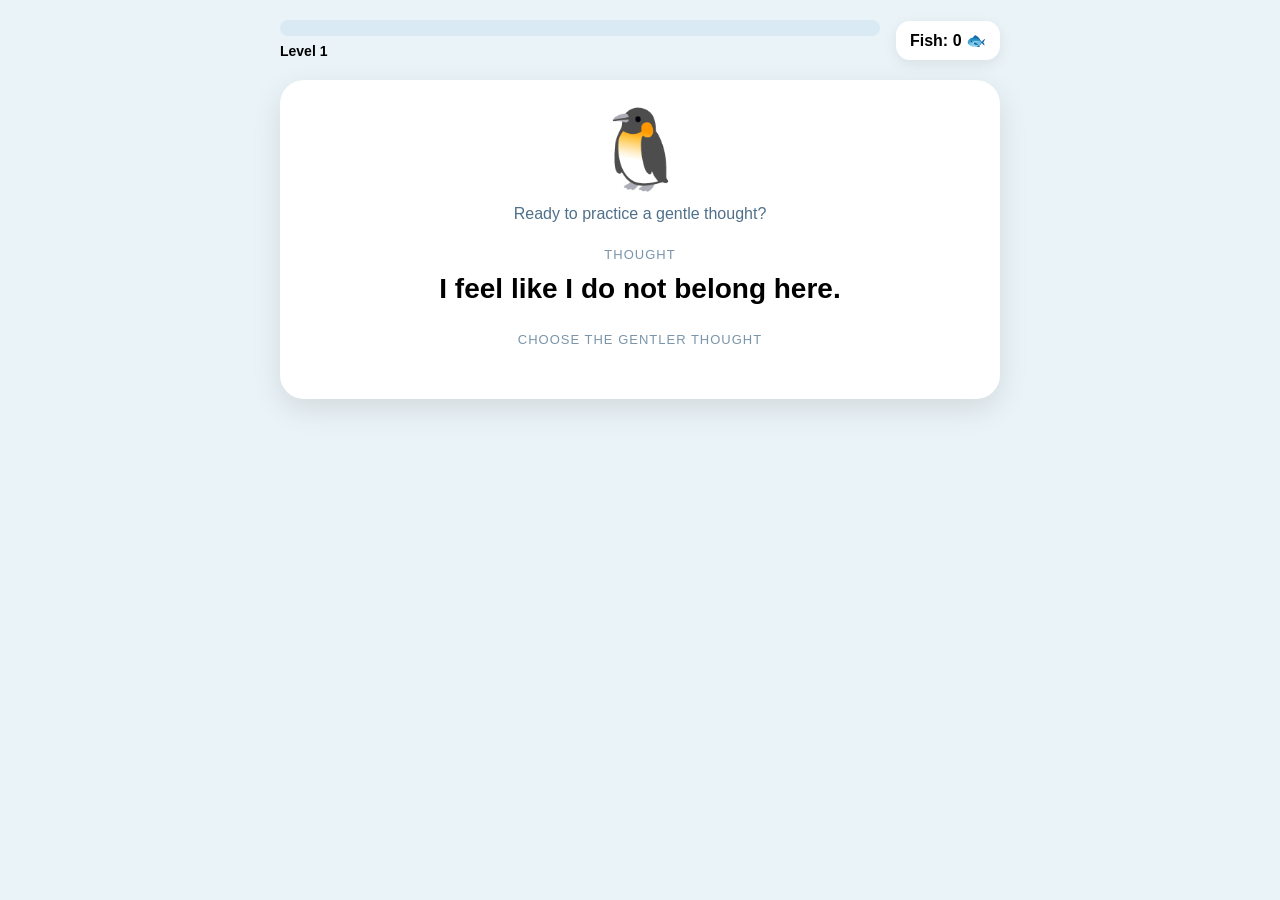
<file: index.html.html>
<!DOCTYPE html>
<html lang="en">
<head>
  <meta charset="UTF-8" />
  <meta name="viewport" content="width=device-width, initial-scale=1.0" />
  <title>Penguin Courage Game</title>
  <link rel="stylesheet" href="style.css" />
</head>

<body>
  <div class="app">
    <header class="topbar">
      <div class="progress-wrap">
        <div class="progress-bar">
          <div id="progressFill" class="progress-fill"></div>
        </div>
        <span id="levelText" class="level-text">Level 1</span>
      </div>
      <div class="score-box">Fish: <span id="score">0</span> 🐟</div>
    </header>

    <main class="game-card">
      <div class="penguin-area">
        <div id="penguin" class="penguin">🐧</div>
        <div id="penguinMood" class="penguin-mood">
          Ready to practice a gentle thought?
        </div>
      </div>

      <section class="question-area">
        <p class="label">Thought</p>
        <h1 id="questionText" class="question-text">
          I feel like I do not belong here.
        </h1>

        <p class="label">Choose the gentler thought</p>

        <div id="answers" class="answers"></div>

        <div id="feedback" class="feedback hidden"></div>

        <div class="actions">
          <button id="nextBtn" class="next-btn hidden">Next</button>
          <button id="restartBtn" class="restart-btn hidden">Play Again</button>
        </div>
      </section>
    </main>
  </div>

  <script src="script.js"></script>
</body>
</html>
</file>
<file: style.css>
* {
  box-sizing: border-box;
}

/* your new styles */
body {
  margin: 0;
  font-family: Arial, sans-serif;
  background: #eaf3f7;
}

button {
  padding: 12px;
  margin: 6px 0;
  border-radius: 10px;
  border: none;
  background: #7cc6c6;
  color: white;
  cursor: pointer;
}

button:hover {
  background: #5fb0b0;
}

/* your existing styles below */

.app {
  max-width: 760px;
  margin: 0 auto;
  padding: 20px;
}

.topbar {
  display: flex;
  justify-content: space-between;
  align-items: center;
  gap: 16px;
  margin-bottom: 20px;
}

.progress-wrap {
  flex: 1;
}

.progress-bar {
  width: 100%;
  height: 16px;
  background: #d9eaf4;
  border-radius: 999px;
  overflow: hidden;
  margin-bottom: 6px;
}

.progress-fill {
  width: 0%;
  height: 100%;
  background: #7ed6df;
  transition: width 0.3s ease;
}

.level-text {
  font-size: 14px;
  font-weight: bold;
}

.score-box {
  background: white;
  border-radius: 14px;
  padding: 10px 14px;
  font-weight: bold;
  box-shadow: 0 4px 14px rgba(0, 0, 0, 0.08);
  white-space: nowrap;
}

.game-card {
  background: white;
  border-radius: 24px;
  padding: 24px;
  box-shadow: 0 10px 30px rgba(0, 0, 0, 0.10);
}

.penguin-area {
  text-align: center;
  margin-bottom: 24px;
}

.penguin {
  font-size: 78px;
  transition: transform 0.25s ease;
  margin-bottom: 10px;
}

.penguin.happy {
  transform: scale(1.12) rotate(-4deg);
}

.penguin.sad {
  transform: scale(0.95);
}

.penguin-mood {
  font-size: 16px;
  color: #50708a;
}

.question-area {
  text-align: center;
}

.label {
  font-size: 13px;
  text-transform: uppercase;
  letter-spacing: 1px;
  color: #7a95aa;
  margin-bottom: 8px;
}

.question-text {
  font-size: 28px;
  line-height: 1.35;
  margin-top: 0;
  margin-bottom: 24px;
}

.answers {
  display: grid;
  gap: 14px;
}

.answer-btn {
  width: 100%;
  border: 2px solid #d6e5ef;
  background: #f8fcff;
  color: #183b56;
  border-radius: 18px;
  padding: 18px;
  font-size: 17px;
  cursor: pointer;
  text-align: left;
  transition: all 0.2s ease;
}

.answer-btn:hover {
  transform: translateY(-2px);
  border-color: #7ed6df;
}

.answer-btn.correct {
  background: #e8fff2;
  border-color: #54c58b;
}

.answer-btn.wrong {
  background: #fff0f0;
  border-color: #e07a7a;
}

.answer-btn:disabled {
  cursor: default;
  opacity: 1;
}

.feedback {
  margin-top: 18px;
  padding: 16px;
  border-radius: 16px;
  font-size: 16px;
  line-height: 1.5;
  background: #eef9ff;
  color: #214761;
}

.actions {
  margin-top: 20px;
}

.next-btn,
.restart-btn {
  border: none;
  border-radius: 16px;
  padding: 14px 22px;
  font-size: 16px;
  font-weight: bold;
  cursor: pointer;
  background: #7ed6df;
  color: #10354d;
}

.next-btn:hover,
.restart-btn:hover {
  opacity: 0.92;
}

.hidden {
  display: none;
}

@media (max-width: 640px) {
  .topbar {
    flex-direction: column;
    align-items: stretch;
  }

  .question-text {
    font-size: 23px;
  }

  .penguin {
    font-size: 64px;
  }

  .answer-btn {
    font-size: 16px;
  }
}
#answers button {
  margin-right: 10px;
}
#questionText {
  text-align: center;
}

#answers {
  display: flex;
  justify-content: center;
  gap: 10px;
}
</file>
